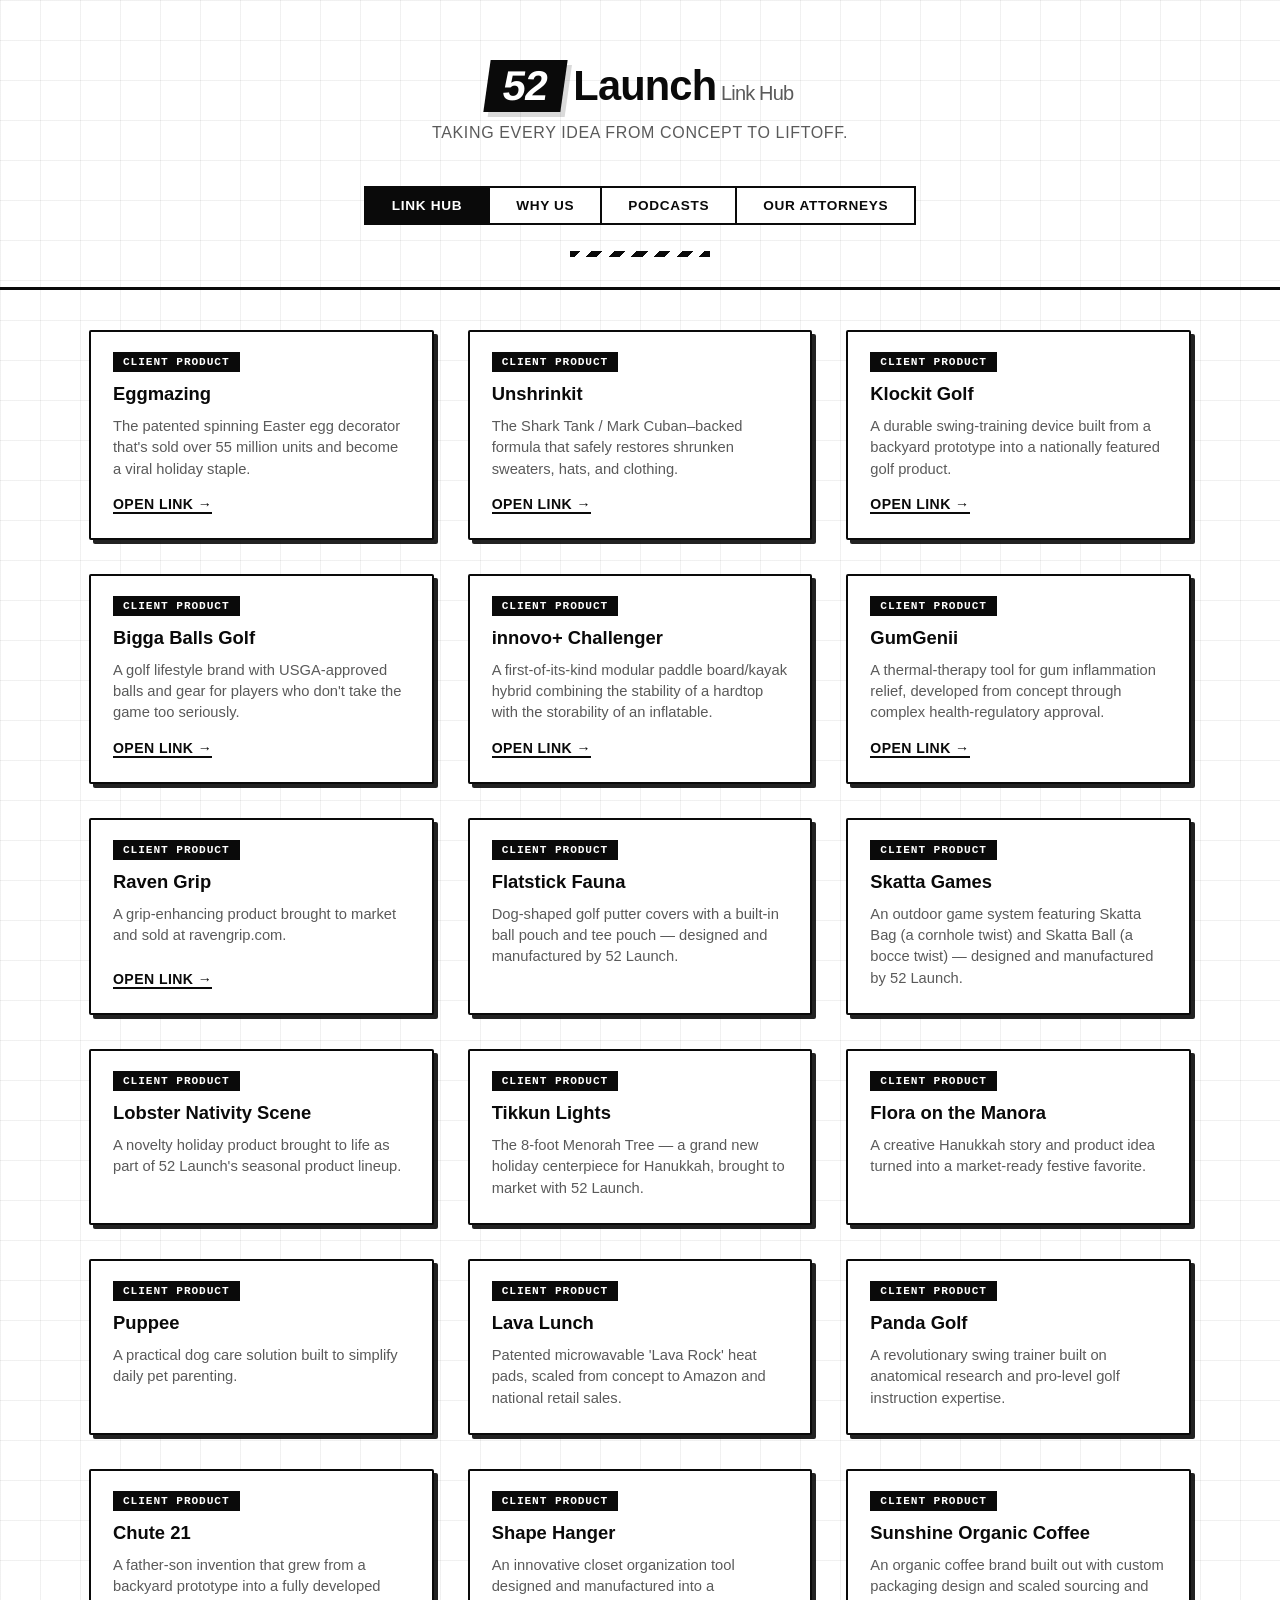
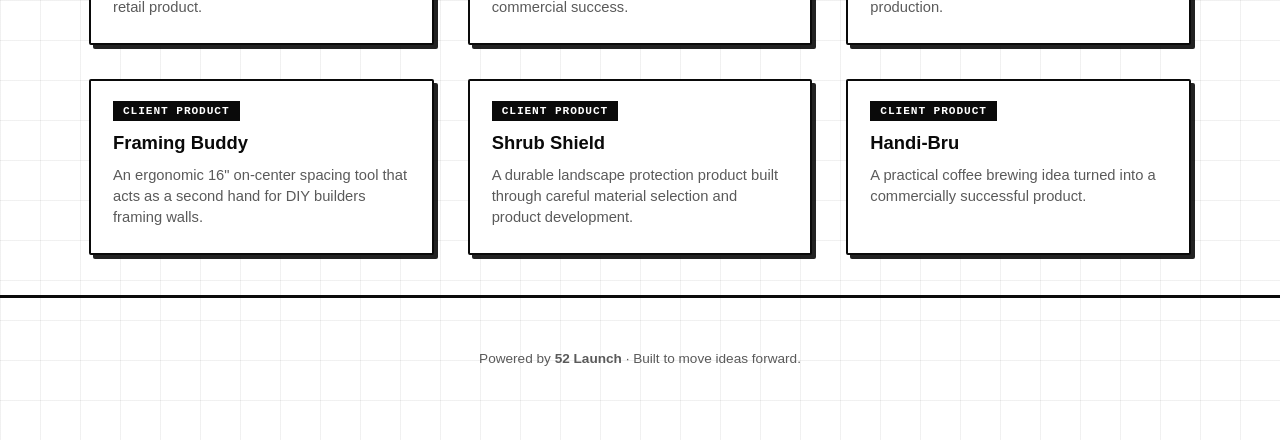
<file: index.html>
<!DOCTYPE html>
<html lang="en">
<head>
  <meta charset="UTF-8" />
  <meta name="viewport" content="width=device-width, initial-scale=1.0" />
  <title>52 Launch — Link Hub</title>
  <link rel="stylesheet" href="style.css" />
</head>
<body>
  <header class="site-header">
    <div class="brand">
      <span class="brand-mark">52</span>
      <span class="brand-name">Launch<span class="brand-sub"> Link Hub</span></span>
    </div>
    <p class="tagline">Taking every idea from concept to liftoff.</p>

    <nav class="site-nav">
      <a href="index.html" class="site-nav-link site-nav-link-active">Link Hub</a>
      <a href="referal.html" class="site-nav-link">Why Us</a>
      <a href="podcasts.html" class="site-nav-link">Podcasts</a>
      <a href="attorneys.html" class="site-nav-link">Our Attorneys</a>
    </nav>
  </header>

  <main id="link-grid" class="link-grid">
    <!-- Cards are injected here by app.js from links-data.js -->
  </main>

  <footer class="site-footer">
    <p>Powered by <strong>52 Launch</strong> · Built to move ideas forward.</p>
  </footer>

  <script src="links-data.js"></script>
  <script src="app.js"></script>
</body>
</html>
</file>
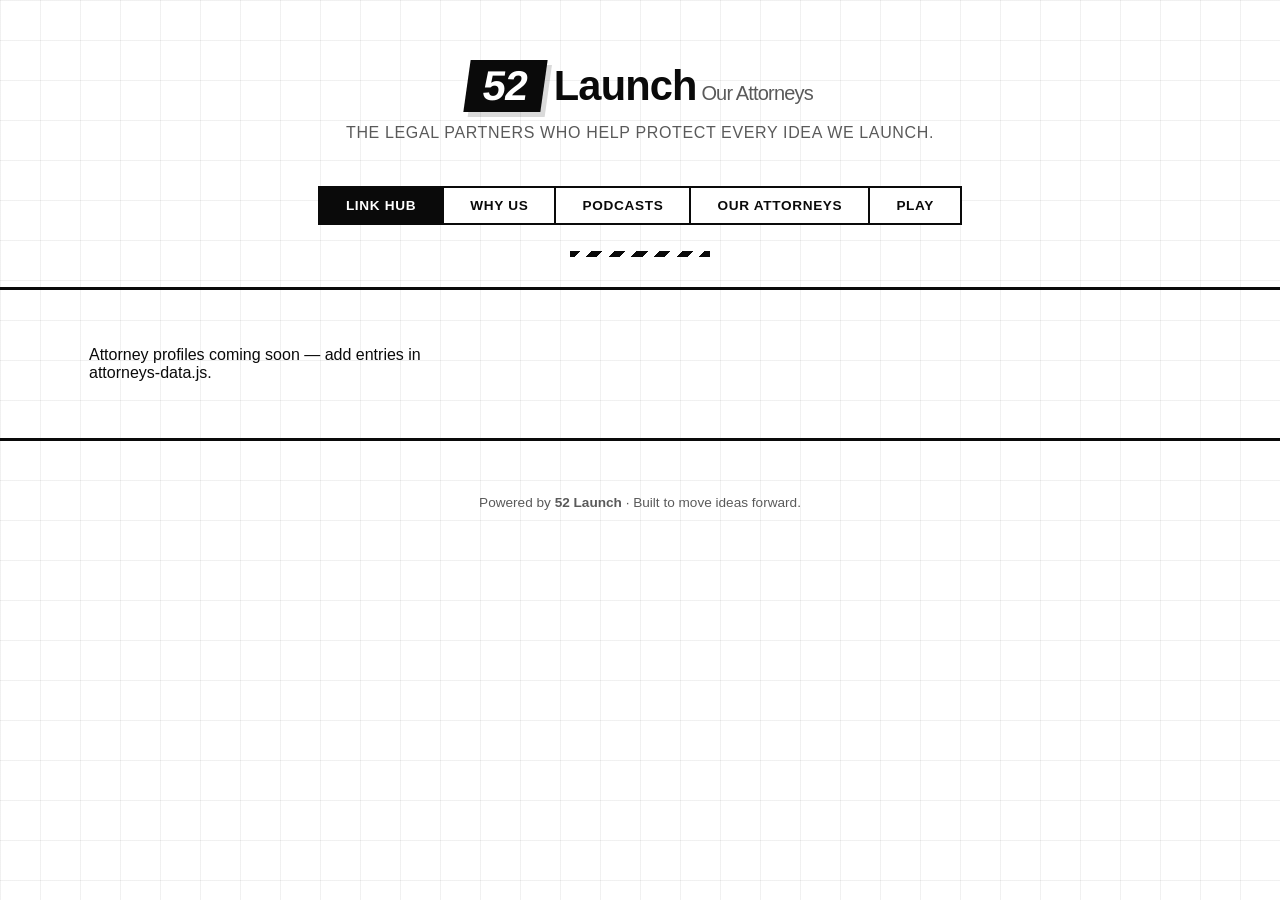
<file: attorneys.html>
<!DOCTYPE html>
<html lang="en">
<head>
  <meta charset="UTF-8" />
  <meta name="viewport" content="width=device-width, initial-scale=1.0" />
  <title>52 Launch — Our Attorneys</title>
  <link rel="stylesheet" href="style.css" />
</head>
<body>
  <header class="site-header">
    <div class="brand">
      <span class="brand-mark">52</span>
      <span class="brand-name">Launch<span class="brand-sub"> Our Attorneys</span></span>
    </div>
    <p class="tagline">The legal partners who help protect every idea we launch.</p>

    <nav class="site-nav">
  <a href="index.html" class="site-nav-link site-nav-link-active">Link Hub</a>
  <a href="referal.html" class="site-nav-link">Why Us</a>
  <a href="podcasts.html" class="site-nav-link">Podcasts</a>
  <a href="attorneys.html" class="site-nav-link">Our Attorneys</a>
  <a href="game.html" class="site-nav-link">Play</a>
    </nav>
  </header>

  <main id="attorney-grid" class="link-grid">
    <!-- Cards are injected here by attorneys-app.js from attorneys-data.js -->
  </main>

  <footer class="site-footer">
    <p>Powered by <strong>52 Launch</strong> · Built to move ideas forward.</p>
  </footer>

  <script src="attorneys-data.js"></script>
  <script src="attorneys-app.js"></script>
</body>
</html>
</file>
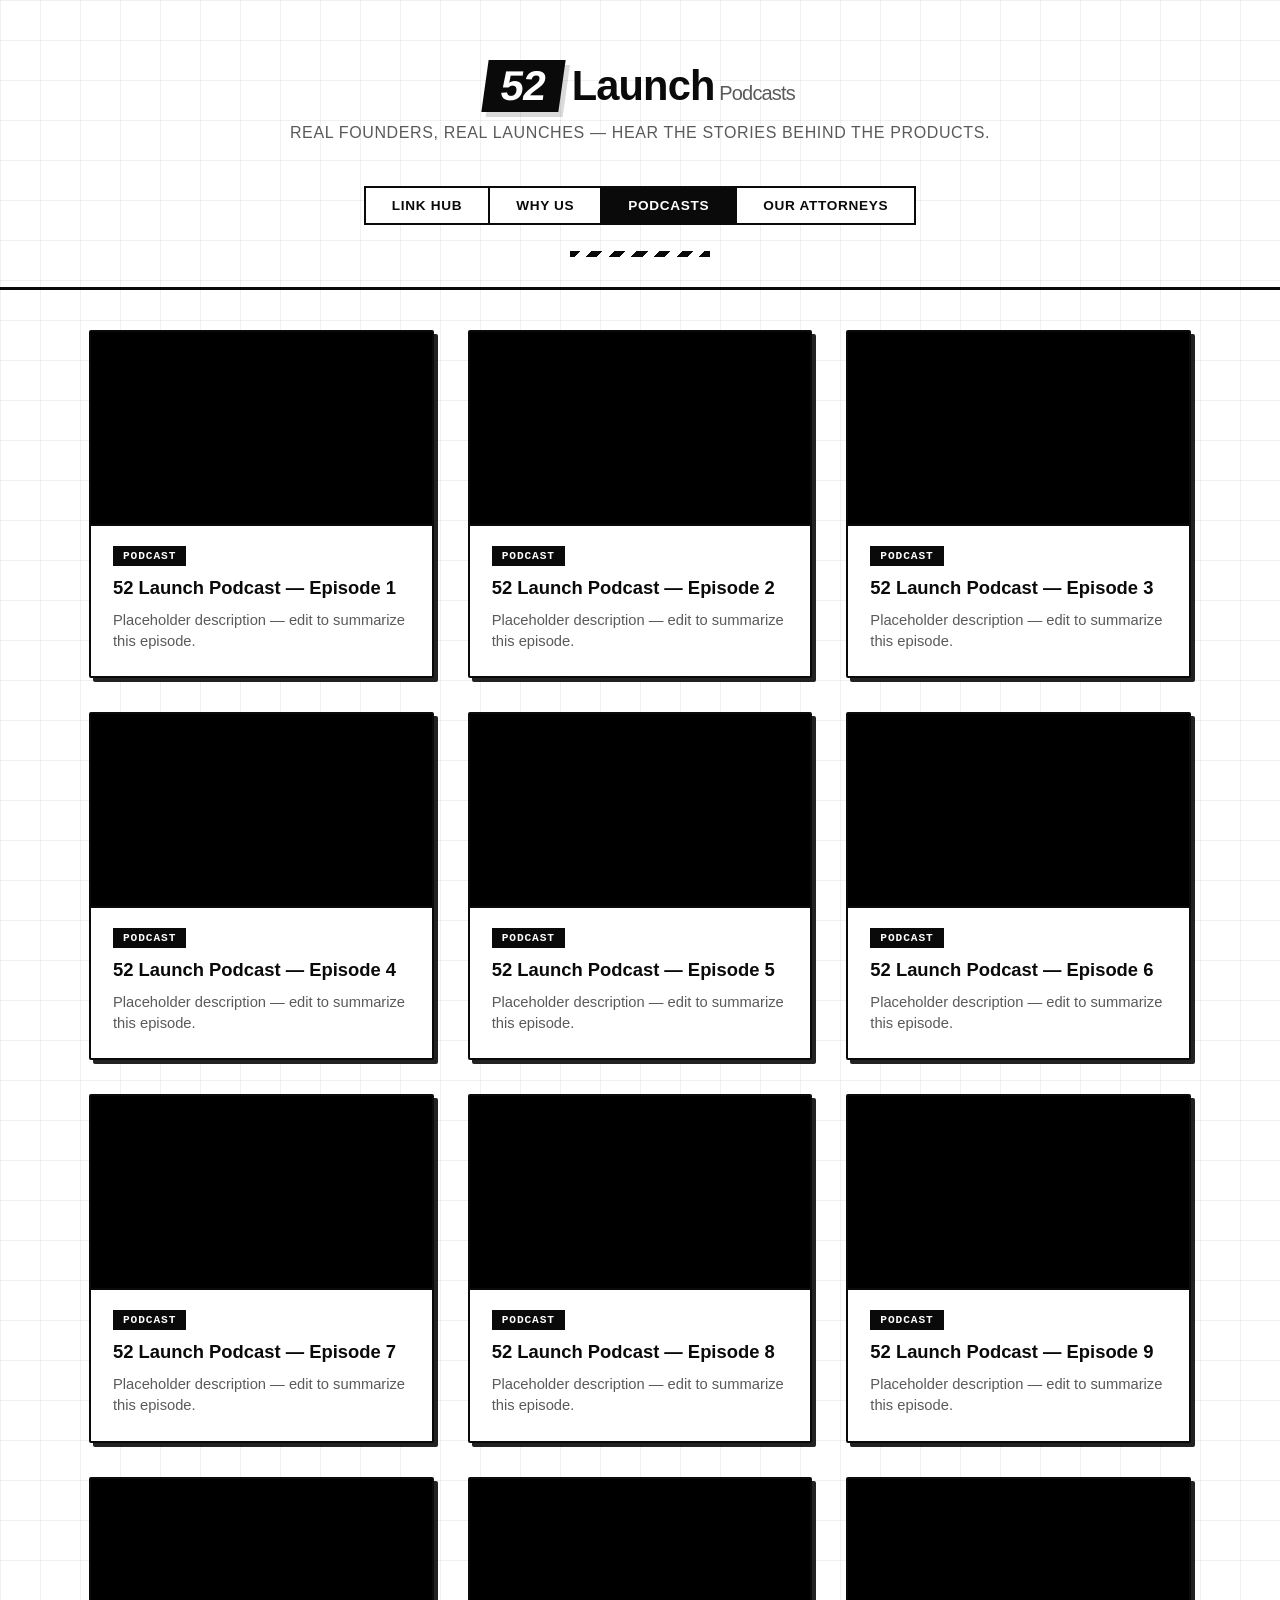
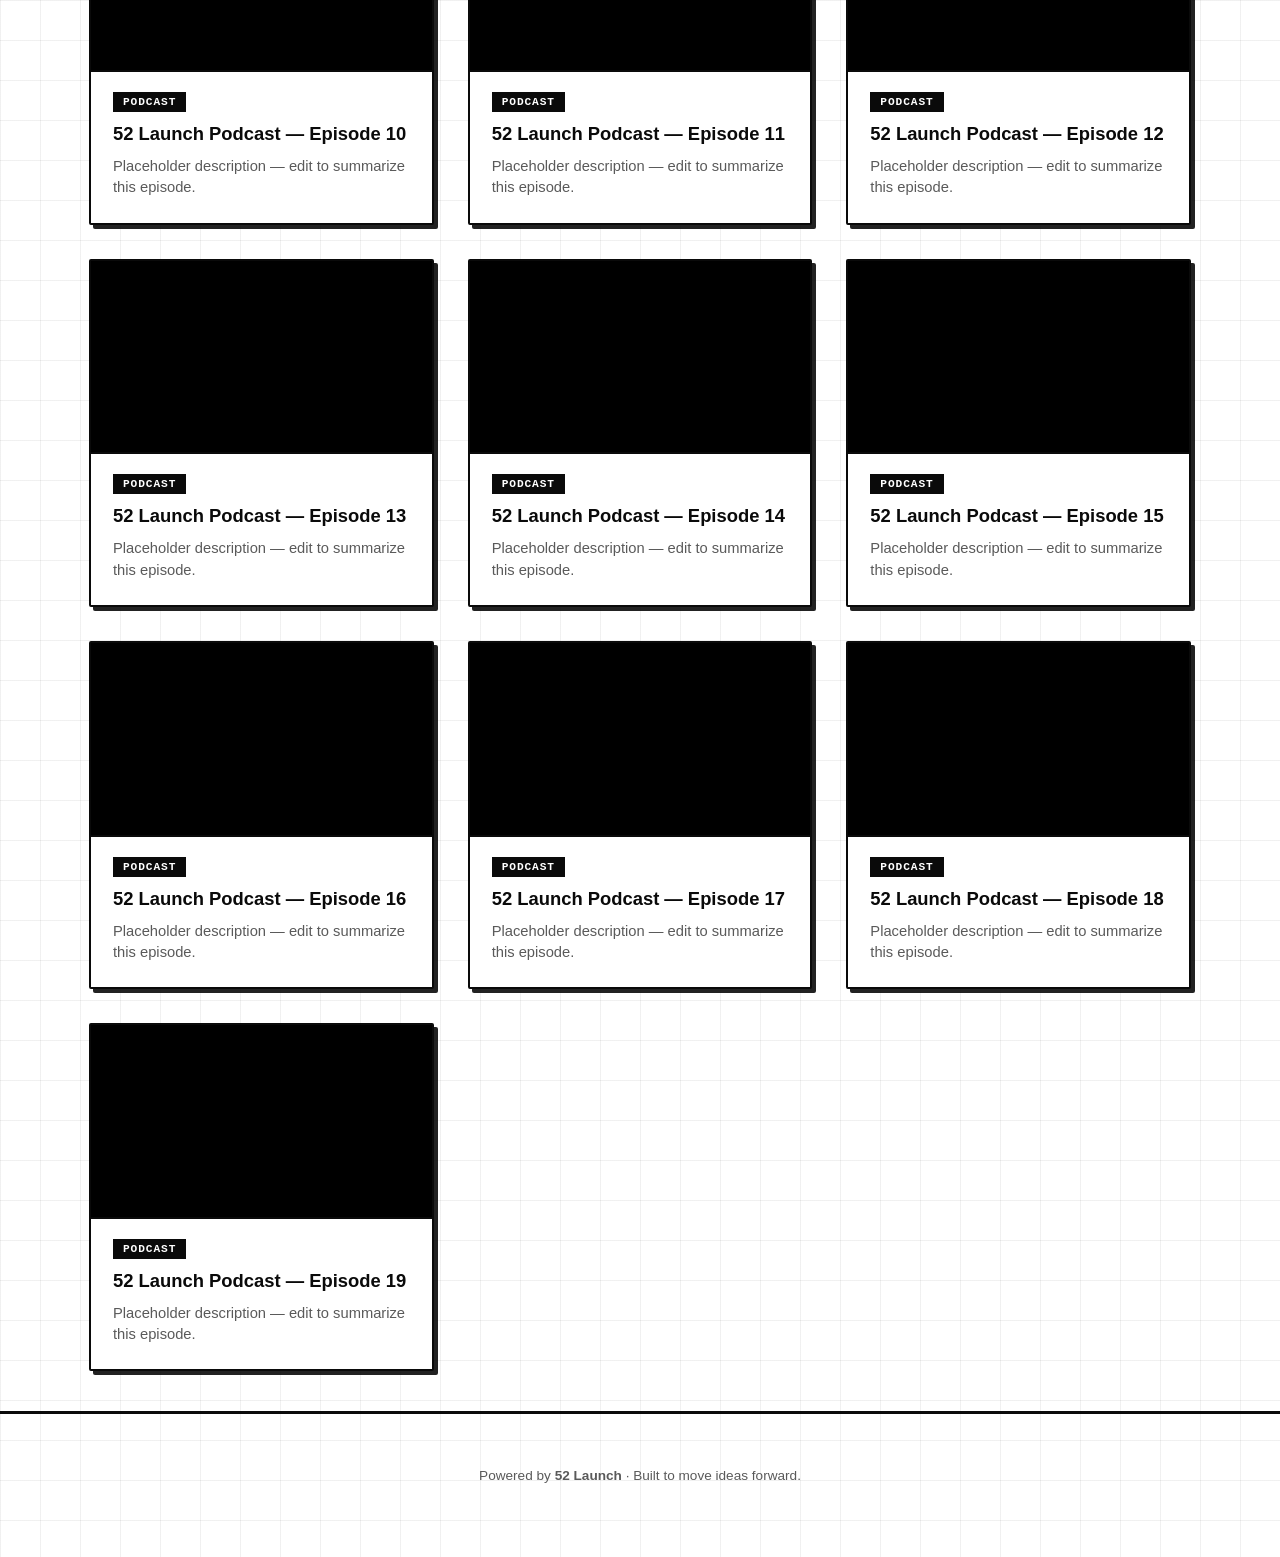
<file: podcasts.html>
<!DOCTYPE html>
<html lang="en">
<head>
  <meta charset="UTF-8" />
  <meta name="viewport" content="width=device-width, initial-scale=1.0" />
  <title>52 Launch — Podcasts</title>
  <link rel="stylesheet" href="style.css" />
</head>
<body>
  <header class="site-header">
    <div class="brand">
      <span class="brand-mark">52</span>
      <span class="brand-name">Launch<span class="brand-sub"> Podcasts</span></span>
    </div>
    <p class="tagline">Real founders, real launches — hear the stories behind the products.</p>

    <nav class="site-nav">
      <a href="index.html" class="site-nav-link">Link Hub</a>
      <a href="referal.html" class="site-nav-link">Why Us</a>
      <a href="podcasts.html" class="site-nav-link site-nav-link-active">Podcasts</a>
      <a href="attorneys.html" class="site-nav-link">Our Attorneys</a>
    </nav>
  </header>

  <main id="podcast-grid" class="link-grid">
    <!-- Cards are injected here by podcasts-app.js from podcasts-data.js -->
  </main>

  <footer class="site-footer">
    <p>Powered by <strong>52 Launch</strong> · Built to move ideas forward.</p>
  </footer>

  <script src="podcasts-data.js"></script>
  <script src="podcasts-app.js"></script>
</body>
</html>
</file>
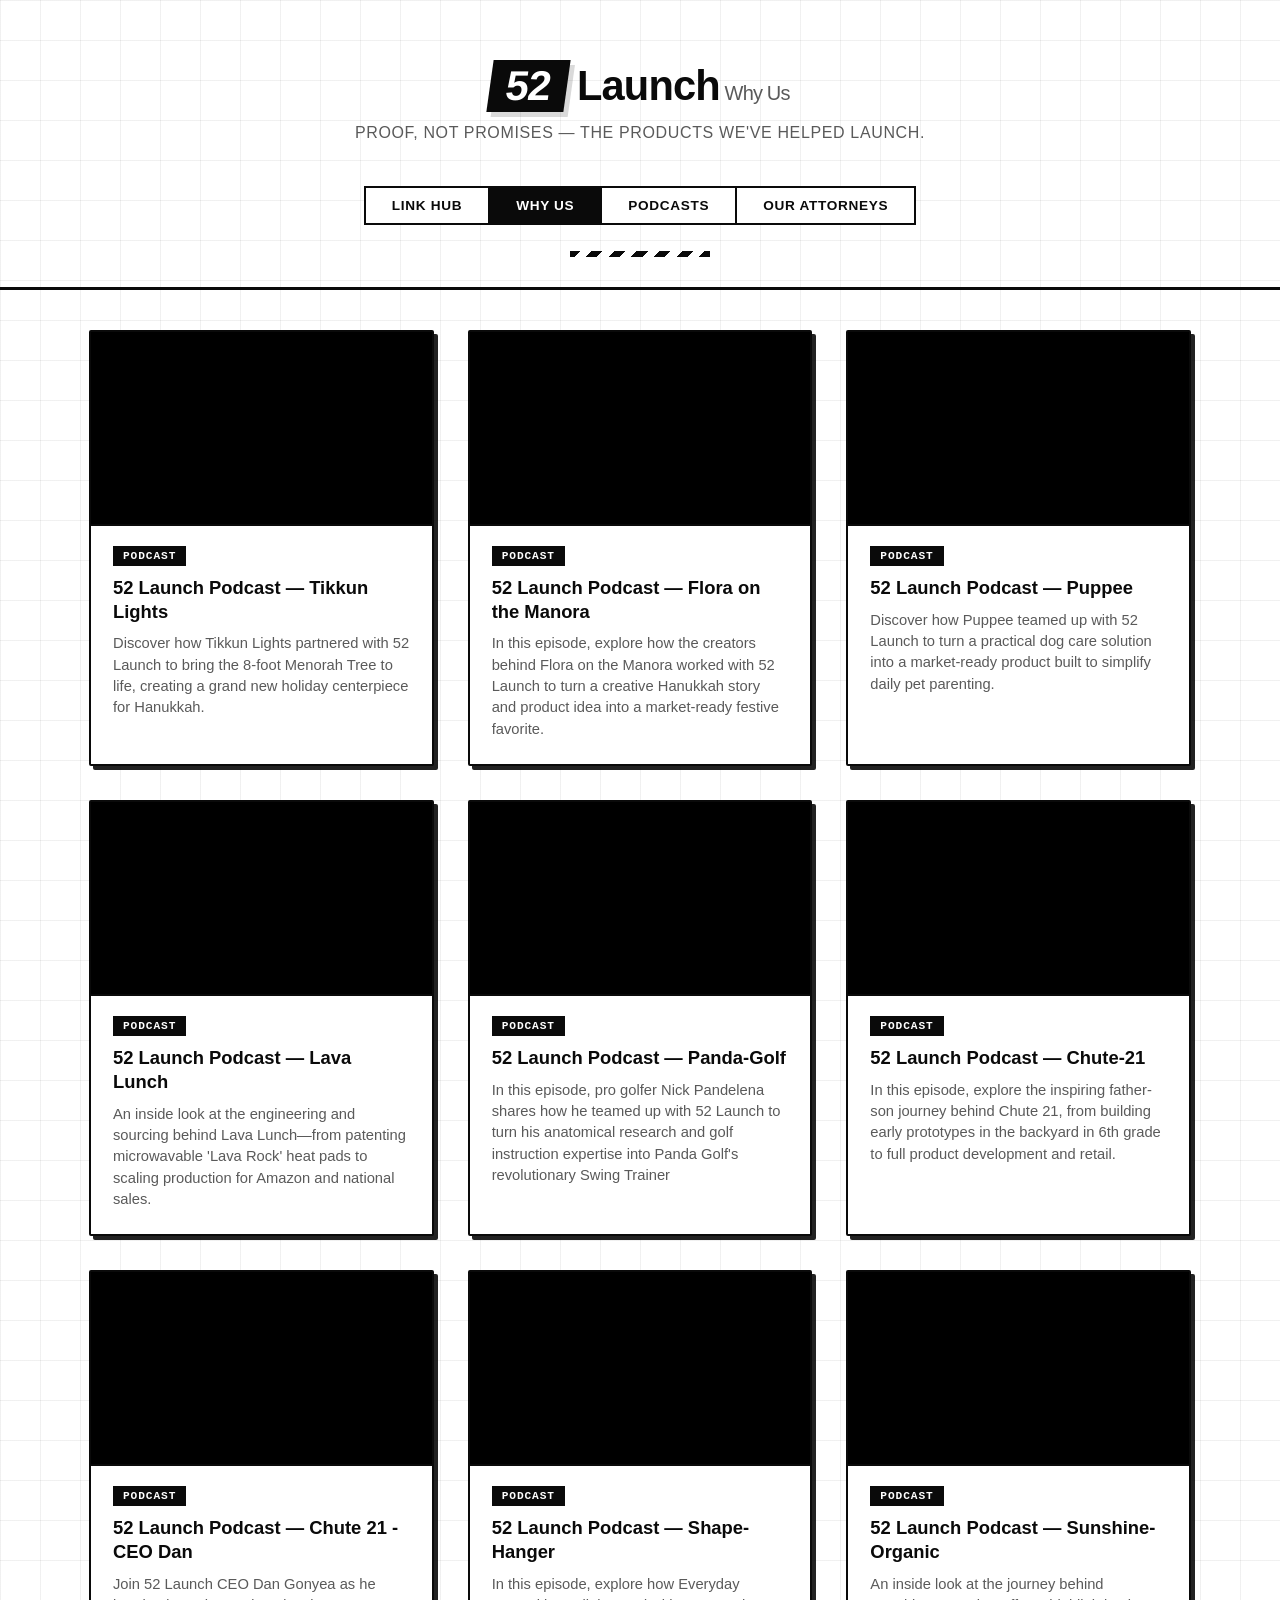
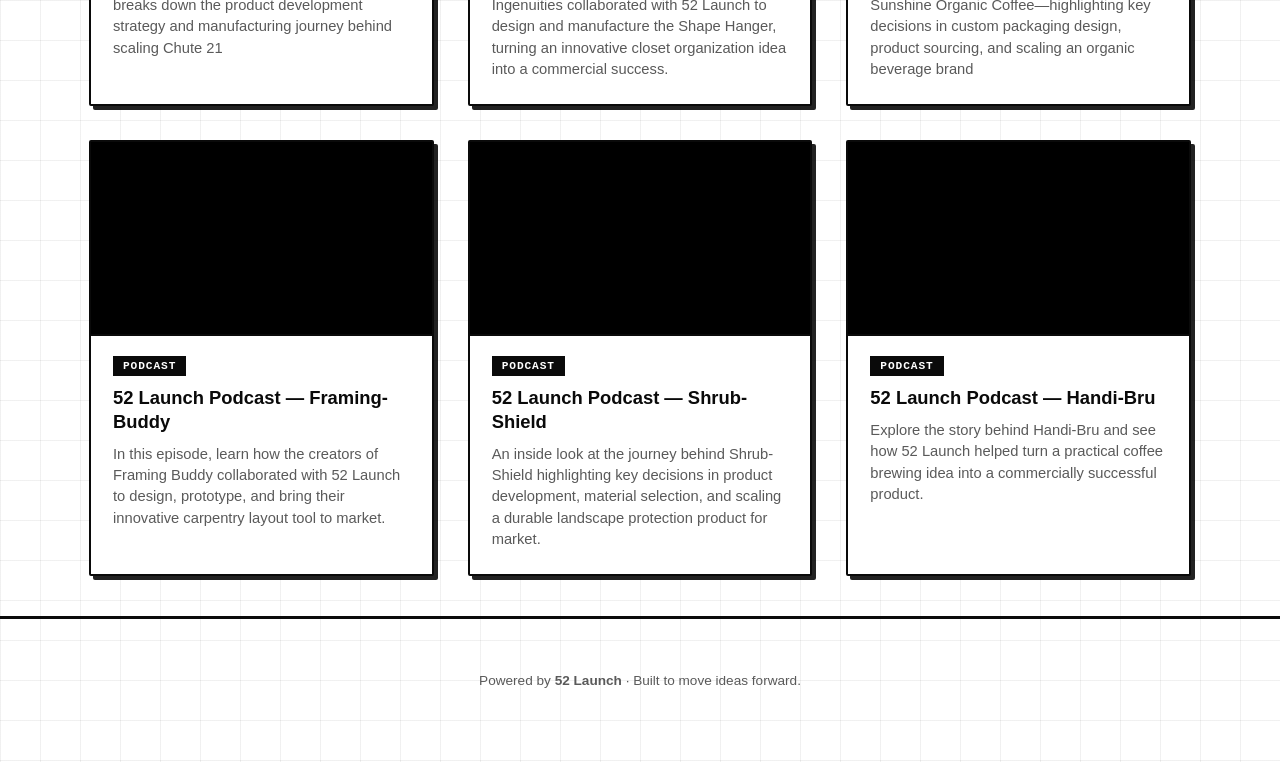
<file: referal (1).html>
<!DOCTYPE html>
<html lang="en">
<head>
  <meta charset="UTF-8" />
  <meta name="viewport" content="width=device-width, initial-scale=1.0" />
  <title>52 Launch — Why Us</title>
  <link rel="stylesheet" href="style.css" />
</head>
<body>
  <header class="site-header">
    <div class="brand">
      <span class="brand-mark">52</span>
      <span class="brand-name">Launch<span class="brand-sub"> Why Us</span></span>
    </div>
    <p class="tagline">Proof, not promises — the products we've helped launch.</p>

    <nav class="site-nav">
      <a href="index.html" class="site-nav-link">Link Hub</a>
      <a href="referal.html" class="site-nav-link site-nav-link-active">Why Us</a>
      <a href="podcasts.html" class="site-nav-link">Podcasts</a>
      <a href="attorneys.html" class="site-nav-link">Our Attorneys</a>
    </nav>
  </header>

  <main id="product-grid" class="link-grid">
    <!-- Cards are injected here by referral-app.js from referral-data.js -->
  </main>

  <footer class="site-footer">
    <p>Powered by <strong>52 Launch</strong> · Built to move ideas forward.</p>
  </footer>

  <script src="referral-data.js"></script>
  <script src="referral-app.js"></script>
</body>
</html>
</file>
<file: style.css>
:root {
  /* 52 Launch — black & white, blueprint/schematic style */
  --bg: #ffffff;
  --ink: #0a0a0a;
  --grid-line: rgba(10, 10, 10, 0.06);

  --card-bg: #ffffff;
  --card-bg-hover: #0a0a0a;
  --card-border: #0a0a0a;

  --text-main: #0a0a0a;
  --text-inverse: #ffffff;
  --text-muted: #5a5a5a;
  --text-muted-inverse: #b5b5b5;

  --radius: 2px;
  --shadow: 4px 4px 0 rgba(10, 10, 10, 0.9);
  --shadow-hover: 8px 8px 0 rgba(10, 10, 10, 1);
}

* { box-sizing: border-box; }

body {
  margin: 0;
  font-family: "Segoe UI", Roboto, Helvetica, Arial, sans-serif;
  color: var(--text-main);
  min-height: 100vh;
  background-color: var(--bg);
  background-image:
    linear-gradient(var(--grid-line) 1px, transparent 1px),
    linear-gradient(90deg, var(--grid-line) 1px, transparent 1px);
  background-size: 40px 40px;
}

/* ---- Header ---- */
.site-header {
  text-align: center;
  padding: 60px 20px 30px;
  position: relative;
  border-bottom: 3px solid var(--ink);
}

.brand {
  display: inline-flex;
  align-items: baseline;
  gap: 10px;
  font-size: 2.6rem;
  font-weight: 900;
  letter-spacing: -0.02em;
}

.brand-mark {
  color: var(--text-inverse);
  background: var(--ink);
  border-radius: 0;
  padding: 2px 16px;
  transform: skew(-8deg);
  display: inline-block;
  box-shadow: 5px 5px 0 rgba(10,10,10,0.15);
}

.brand-name { color: var(--text-main); }
.brand-sub { color: var(--text-muted); font-weight: 400; font-size: 1.25rem; }

.tagline {
  color: var(--text-muted);
  margin-top: 12px;
  font-size: 1rem;
  letter-spacing: 0.04em;
  text-transform: uppercase;
}

.site-header::after {
  content: "";
  display: block;
  width: 140px;
  height: 6px;
  margin: 26px auto 0;
  background: repeating-linear-gradient(
    -45deg,
    var(--ink),
    var(--ink) 8px,
    transparent 8px,
    transparent 16px
  );
}

/* ---- Nav bar ---- */
.site-nav {
  display: flex;
  justify-content: center;
  gap: 0;
  margin-top: 28px;
  border: 2px solid var(--ink);
  display: inline-flex;
}

.site-header .site-nav {
  display: inline-flex;
}

.site-nav-link {
  color: var(--text-main);
  text-decoration: none;
  font-weight: 800;
  font-size: 0.85rem;
  text-transform: uppercase;
  letter-spacing: 0.05em;
  padding: 10px 26px;
  background: var(--card-bg);
  border-right: 2px solid var(--ink);
  transition: all 0.15s ease;
}

.site-nav-link:last-child { border-right: none; }

.site-nav-link:hover {
  background: var(--grid-line);
}

.site-nav-link-active {
  color: var(--text-inverse);
  background: var(--ink);
}

.site-nav-link-active:hover {
  background: var(--ink);
  color: var(--text-inverse);
}

/* ---- Grid ---- */
.link-grid {
  max-width: 1150px;
  margin: 0 auto;
  padding: 40px 24px;
  display: grid;
  grid-template-columns: repeat(auto-fill, minmax(340px, 1fr));
  gap: 34px;
}

.card {
  background: var(--card-bg);
  border: 2px solid var(--card-border);
  border-radius: var(--radius);
  overflow: hidden;
  box-shadow: var(--shadow);
  display: flex;
  flex-direction: column;
  transition: transform 0.15s ease, box-shadow 0.15s ease, background 0.15s ease;
}

.card:hover {
  transform: translate(-2px, -2px);
  box-shadow: var(--shadow-hover);
}

.card-media {
  position: relative;
  width: 100%;
  padding-top: 56.25%; /* strict 16:9 */
  background: #000;
  border-bottom: 2px solid var(--ink);
  overflow: hidden;
}

.card-media iframe,
.card-media img {
  position: absolute;
  top: 0; left: 0;
  width: 100%;
  height: 100%;
  border: 0;
  object-fit: cover;
  display: block;
  filter: grayscale(0.15);
}

.card-body {
  padding: 20px 22px 24px;
  display: flex;
  flex-direction: column;
  gap: 10px;
  flex: 1;
}

.card-tag {
  align-self: flex-start;
  font-size: 0.7rem;
  text-transform: uppercase;
  letter-spacing: 0.08em;
  font-weight: 800;
  font-family: "Courier New", monospace;
  color: var(--text-inverse);
  background: var(--ink);
  padding: 4px 10px;
  border-radius: 0;
}

.card-title {
  font-size: 1.15rem;
  font-weight: 800;
  margin: 0;
  line-height: 1.3;
}

.card-desc {
  color: var(--text-muted);
  font-size: 0.92rem;
  line-height: 1.45;
  margin: 0;
  flex: 1;
}

.card-link {
  color: var(--text-main);
  text-decoration: none;
  font-weight: 800;
  font-size: 0.88rem;
  margin-top: 6px;
  text-transform: uppercase;
  letter-spacing: 0.03em;
  border-bottom: 2px solid var(--ink);
  align-self: flex-start;
  transition: opacity 0.15s ease;
}

.card-link:hover { opacity: 0.6; }

/* ---- Footer ---- */
.site-footer {
  text-align: center;
  color: var(--text-muted);
  padding: 40px 20px 60px;
  font-size: 0.85rem;
  border-top: 3px solid var(--ink);
}

.site-footer code {
  background: var(--ink);
  color: var(--text-inverse);
  padding: 2px 8px;
  font-family: "Courier New", monospace;
}
</file>
